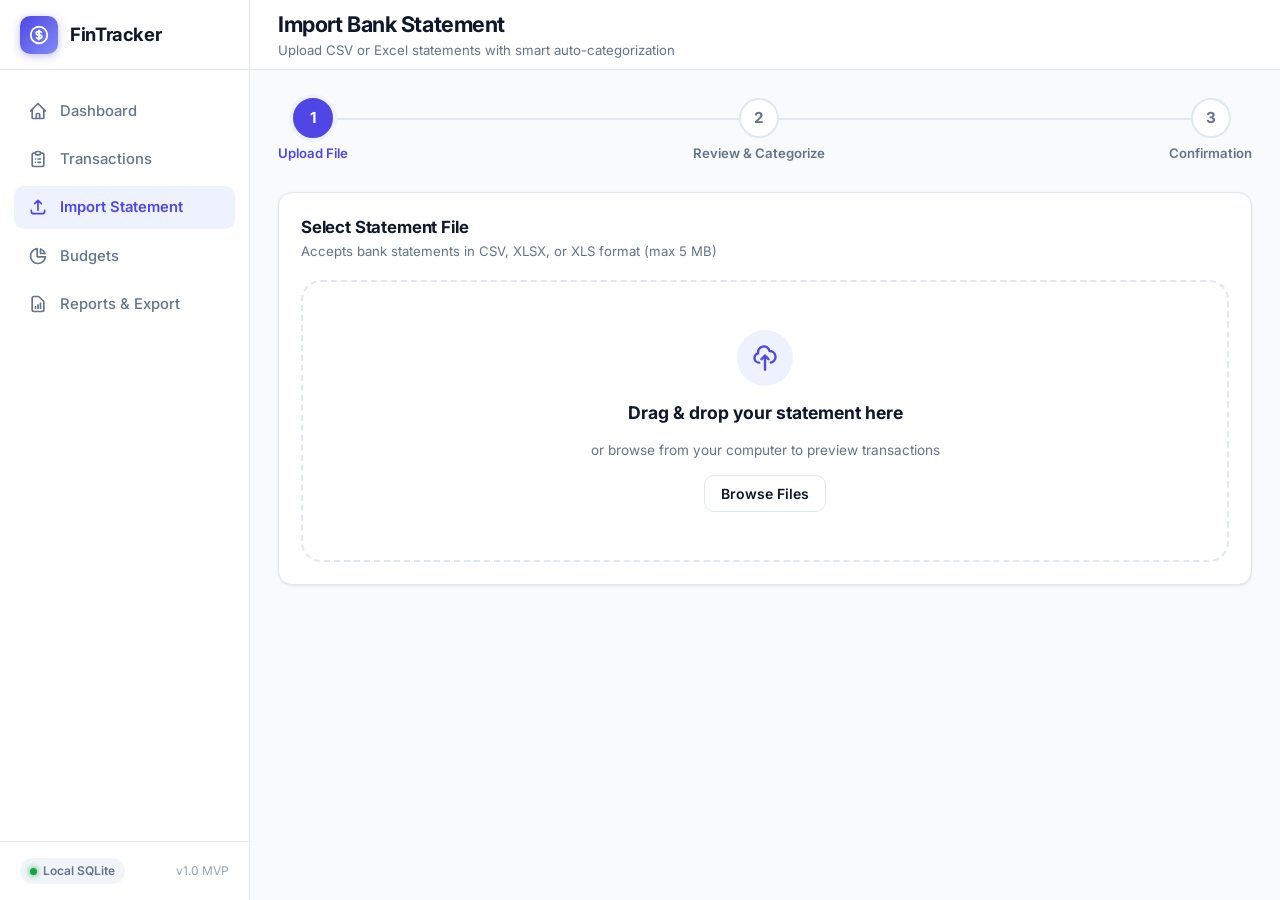
<file: frontend/upload.html>
<!DOCTYPE html>
<html lang="en">
<head>
  <meta charset="UTF-8">
  <meta name="viewport" content="width=device-width, initial-scale=1.0">
  <title>Import Statement - Personal Finance Tracker</title>
  <link rel="stylesheet" href="css/style.css">
</head>
<body>
  <div class="app-container">
    <!-- Sidebar -->
    <aside class="sidebar">
      <div class="sidebar-header">
        <a href="/" class="brand-logo">
          <div class="brand-icon">
            <svg fill="none" viewBox="0 0 24 24" stroke="currentColor">
              <path stroke-linecap="round" stroke-linejoin="round" stroke-width="2" d="M12 8c-1.657 0-3 .895-3 2s1.343 2 3 2 3 .895 3 2-1.343 2-3 2m0-8c1.11 0 2.08.402 2.599 1M12 8V7m0 1v8m0 0v1m0-1c-1.11 0-2.08-.402-2.599-1M21 12a9 9 0 11-18 0 9 9 0 0118 0z" />
            </svg>
          </div>
          <span>FinTracker</span>
        </a>
      </div>

      <nav class="sidebar-nav">
        <a href="/" class="nav-link">
          <svg fill="none" viewBox="0 0 24 24" stroke="currentColor">
            <path stroke-linecap="round" stroke-linejoin="round" stroke-width="2" d="M3 12l2-2m0 0l7-7 7 7M5 10v10a1 1 0 001 1h3m10-11l2 2m-2-2v10a1 1 0 01-1 1h-3m-6 0a1 1 0 001-1v-4a1 1 0 011-1h2a1 1 0 011 1v4a1 1 0 001 1m-6 0h6" />
          </svg>
          <span>Dashboard</span>
        </a>

        <a href="transactions.html" class="nav-link">
          <svg fill="none" viewBox="0 0 24 24" stroke="currentColor">
            <path stroke-linecap="round" stroke-linejoin="round" stroke-width="2" d="M9 5H7a2 2 0 00-2 2v12a2 2 0 002 2h10a2 2 0 002-2V7a2 2 0 00-2-2h-2M9 5a2 2 0 002 2h2a2 2 0 002-2M9 5a2 2 0 012-2h2a2 2 0 012 2m-3 7h3m-3 4h3m-6-4h.01M9 16h.01" />
          </svg>
          <span>Transactions</span>
        </a>

        <a href="upload.html" class="nav-link active">
          <svg fill="none" viewBox="0 0 24 24" stroke="currentColor">
            <path stroke-linecap="round" stroke-linejoin="round" stroke-width="2" d="M4 16v1a3 3 0 003 3h10a3 3 0 003-3v-1m-4-8l-4-4m0 0L8 8m4-4v12" />
          </svg>
          <span>Import Statement</span>
        </a>

        <a href="budgets.html" class="nav-link">
          <svg fill="none" viewBox="0 0 24 24" stroke="currentColor">
            <path stroke-linecap="round" stroke-linejoin="round" stroke-width="2" d="M11 3.055A9.001 9.001 0 1020.945 13H11V3.055z" />
            <path stroke-linecap="round" stroke-linejoin="round" stroke-width="2" d="M20.488 9H15V3.512A9.025 9.025 0 0120.488 9z" />
          </svg>
          <span>Budgets</span>
        </a>

        <a href="reports.html" class="nav-link">
          <svg fill="none" viewBox="0 0 24 24" stroke="currentColor">
            <path stroke-linecap="round" stroke-linejoin="round" stroke-width="2" d="M9 17v-2m3 2v-4m3 4v-6m2 10H7a2 2 0 01-2-2V5a2 2 0 012-2h5.586a1 1 0 01.707.293l5.414 5.414a1 1 0 01.293.707V19a2 2 0 01-2 2z" />
          </svg>
          <span>Reports & Export</span>
        </a>
      </nav>

      <div class="sidebar-footer">
        <div class="system-badge">
          <span class="status-dot"></span>
          <span>Local SQLite</span>
        </div>
        <span style="font-size: 0.75rem;">v1.0 MVP</span>
      </div>
    </aside>

    <!-- Main Workspace -->
    <div class="main-wrapper">
      <header class="topbar">
        <div class="topbar-left">
          <button id="mobileMenuBtn" class="mobile-menu-btn" aria-label="Toggle Navigation">
            <svg width="20" height="20" fill="none" viewBox="0 0 24 24" stroke="currentColor">
              <path stroke-linecap="round" stroke-linejoin="round" stroke-width="2" d="M4 6h16M4 12h16M4 18h16" />
            </svg>
          </button>
          <div class="page-title-group">
            <h1>Import Bank Statement</h1>
            <p>Upload CSV or Excel statements with smart auto-categorization</p>
          </div>
        </div>
      </header>

      <main class="content-container" style="max-width: 1100px;">
        <!-- Stepper Navigation -->
        <div class="stepper">
          <div id="stepIndicator1" class="step-item active">
            <div class="step-circle">1</div>
            <span class="step-title">Upload File</span>
          </div>

          <div id="stepIndicator2" class="step-item">
            <div class="step-circle">2</div>
            <span class="step-title">Review & Categorize</span>
          </div>

          <div id="stepIndicator3" class="step-item">
            <div class="step-circle">3</div>
            <span class="step-title">Confirmation</span>
          </div>
        </div>

        <!-- Step 1: Upload Section -->
        <section id="step1Section" class="card">
          <div class="card-header">
            <div>
              <h2 class="card-title">Select Statement File</h2>
              <p class="card-subtitle">Accepts bank statements in CSV, XLSX, or XLS format (max 5 MB)</p>
            </div>
          </div>

          <div id="dropzone" class="dropzone">
            <div class="dropzone-icon">
              <svg fill="none" viewBox="0 0 24 24" stroke="currentColor">
                <path stroke-linecap="round" stroke-linejoin="round" stroke-width="2" d="M7 16a4 4 0 01-.88-7.903A5 5 0 1115.9 6L16 6a5 5 0 011 9.9M15 13l-3-3m0 0l-3 3m3-3v12" />
              </svg>
            </div>
            <h3 class="dropzone-title">Drag & drop your statement here</h3>
            <p class="dropzone-desc">or browse from your computer to preview transactions</p>
            <input type="file" id="fileInput" accept=".csv, .xlsx, .xls" style="display: none;">
            <button type="button" id="browseBtn" class="btn btn-secondary">Browse Files</button>
          </div>

          <div id="fileUploadStatus" style="display: none; margin-top: 20px; align-items: center; justify-content: space-between; padding: 14px 18px; background: var(--surface-alt); border-radius: var(--radius-md);">
            <div style="display: flex; align-items: center; gap: 12px;">
              <svg width="24" height="24" fill="none" viewBox="0 0 24 24" stroke="currentColor" style="color: var(--primary);">
                <path stroke-linecap="round" stroke-linejoin="round" stroke-width="2" d="M9 12h6m-6 4h6m2 5H7a2 2 0 01-2-2V5a2 2 0 012-2h5.586a1 1 0 01.707.293l5.414 5.414a1 1 0 01.293.707V19a2 2 0 01-2 2z" />
              </svg>
              <div>
                <p id="selectedFileName" style="font-weight: 600; font-size: 0.9rem;"></p>
                <p id="selectedFileSize" style="font-size: 0.775rem; color: var(--text-muted);"></p>
              </div>
            </div>
            <button id="uploadProcessBtn" class="btn btn-primary">
              <span>Parse Statement</span>
            </button>
          </div>
        </section>

        <!-- Step 2: Preview & Review Section -->
        <section id="step2Section" style="display: none;">
          <!-- Summary Banner -->
          <div class="card" style="margin-bottom: 20px; padding: 18px 24px;">
            <div style="display: flex; flex-wrap: wrap; justify-content: space-between; align-items: center; gap: 16px;">
              <div>
                <h3 style="font-size: 1.15rem; font-weight: 700;">Statement Preview</h3>
                <p style="font-size: 0.85rem; color: var(--text-muted);">
                  Review auto-detected categories. Uncheck duplicate or unwanted rows before importing.
                </p>
              </div>

              <div style="display: flex; gap: 12px; align-items: center;">
                <span class="badge" style="background: var(--surface-alt); color: var(--text); padding: 6px 12px; font-size: 0.825rem;">
                  Total: <strong id="previewTotalCount" style="margin-left: 4px;">0</strong>
                </span>
                <span class="badge badge-income" style="padding: 6px 12px; font-size: 0.825rem;">
                  New: <strong id="previewNewCount" style="margin-left: 4px;">0</strong>
                </span>
                <span class="badge badge-warning" style="padding: 6px 12px; font-size: 0.825rem;">
                  Duplicates: <strong id="previewDupCount" style="margin-left: 4px;">0</strong>
                </span>
              </div>
            </div>
          </div>

          <!-- Preview Table Card -->
          <div class="card" style="padding: 0; overflow: hidden; margin-bottom: 20px;">
            <div class="table-responsive" style="max-height: 520px; border: none;">
              <table class="data-table">
                <thead style="position: sticky; top: 0; z-index: 10;">
                  <tr>
                    <th style="width: 50px; text-align: center;">
                      <input type="checkbox" id="selectAllCheckbox" checked title="Select/Deselect All">
                    </th>
                    <th style="width: 110px;">Date</th>
                    <th>Description</th>
                    <th style="width: 100px;">Type</th>
                    <th style="width: 130px; text-align: right;">Amount</th>
                    <th style="width: 180px;">Category</th>
                    <th style="width: 100px; text-align: center;">Status</th>
                  </tr>
                </thead>
                <tbody id="previewTableBody">
                  <!-- Dynamic parsed rows -->
                </tbody>
              </table>
            </div>
          </div>

          <!-- Action Footer -->
          <div style="display: flex; justify-content: space-between; align-items: center;">
            <button id="cancelPreviewBtn" class="btn btn-secondary">
              &larr; Upload Different File
            </button>
            <button id="confirmImportBtn" class="btn btn-primary" style="padding: 10px 24px; font-size: 0.95rem;">
              <span>Confirm & Import</span>
            </button>
          </div>
        </section>

        <!-- Step 3: Success Section -->
        <section id="step3Section" class="card" style="display: none; text-align: center; padding: 48px 24px;">
          <div style="width: 64px; height: 64px; border-radius: 50%; background: var(--income-light); color: var(--income); display: inline-flex; align-items: center; justify-content: center; margin-bottom: 16px;">
            <svg width="36" height="36" fill="none" viewBox="0 0 24 24" stroke="currentColor">
              <path stroke-linecap="round" stroke-linejoin="round" stroke-width="2.5" d="M5 13l4 4L19 7" />
            </svg>
          </div>
          <h2 style="font-size: 1.4rem; font-weight: 700; color: var(--text);">Import Completed!</h2>
          <p id="successSummaryMessage" style="color: var(--text-muted); font-size: 0.95rem; margin-top: 8px; max-width: 480px; margin-left: auto; margin-right: auto;">
            Transactions have been successfully recorded in your database.
          </p>

          <div style="display: flex; justify-content: center; gap: 14px; margin-top: 28px;">
            <a href="transactions.html" class="btn btn-primary">View Transactions</a>
            <button id="importAnotherBtn" class="btn btn-secondary">Import Another File</button>
          </div>
        </section>
      </main>
    </div>
  </div>

  <script type="module" src="js/upload.js"></script>
</body>
</html>
</file>
<file: frontend/css/style.css>
/* ==========================================================================
   PERSONAL FINANCE TRACKER - MODERN DESIGN SYSTEM
   ========================================================================== */

@import url('https://fonts.googleapis.com/css2?family=Inter:wght@300;400;500;600;700;800&display=swap');

:root {
  /* Brand & Status Colors */
  --primary: #4F46E5;
  --primary-hover: #4338CA;
  --primary-light: #EEF2FF;
  --primary-border: #C7D2FE;
  
  --income: #16A34A;
  --income-light: #DCFCE7;
  --income-border: #86EFAC;
  
  --expense: #DC2626;
  --expense-light: #FEE2E2;
  --expense-border: #FCA5A5;
  
  --warning: #F59E0B;
  --warning-light: #FEF3C7;
  --warning-border: #FCD34D;
  
  --info: #0284C7;
  --info-light: #E0F2FE;

  /* Neutrals & Surfaces */
  --bg: #F8FAFC;
  --surface: #FFFFFF;
  --surface-alt: #F1F5F9;
  
  --text: #0F172A;
  --text-muted: #64748B;
  --text-light: #94A3B8;
  
  --border: #E2E8F0;
  --border-light: #F1F5F9;
  --border-focus: #818CF8;

  /* Typography & Sizing */
  --font-family: 'Inter', -apple-system, BlinkMacSystemFont, 'Segoe UI', Roboto, sans-serif;
  
  --radius-sm: 6px;
  --radius-md: 10px;
  --radius-lg: 14px;
  --radius-xl: 20px;
  --radius-full: 9999px;

  /* Shadows */
  --shadow-xs: 0 1px 2px 0 rgba(0, 0, 0, 0.05);
  --shadow-sm: 0 1px 3px 0 rgba(0, 0, 0, 0.08), 0 1px 2px -1px rgba(0, 0, 0, 0.06);
  --shadow-md: 0 4px 6px -1px rgba(0, 0, 0, 0.08), 0 2px 4px -2px rgba(0, 0, 0, 0.05);
  --shadow-lg: 0 10px 15px -3px rgba(0, 0, 0, 0.08), 0 4px 6px -4px rgba(0, 0, 0, 0.03);
  --shadow-xl: 0 20px 25px -5px rgba(0, 0, 0, 0.09), 0 8px 10px -6px rgba(0, 0, 0, 0.03);

  /* Layout dimensions */
  --sidebar-width: 250px;
  --topbar-height: 70px;
}

/* Base Reset & Box Sizing */
*, *::before, *::after {
  box-sizing: border-box;
  margin: 0;
  padding: 0;
}

html {
  font-size: 16px;
  -webkit-font-smoothing: antialiased;
  -moz-osx-font-smoothing: grayscale;
}

body {
  font-family: var(--font-family);
  background-color: var(--bg);
  color: var(--text);
  line-height: 1.5;
  min-height: 100vh;
  display: flex;
  overflow-x: hidden;
}

/* Number formatting for finance figures */
.currency, .amount, .tabular-nums {
  font-variant-numeric: tabular-nums;
  letter-spacing: -0.01em;
}

/* Links & Buttons */
a {
  color: inherit;
  text-decoration: none;
}

button {
  font-family: inherit;
  cursor: pointer;
  border: none;
  background: none;
}

/* ==========================================================================
   APP SHELL LAYOUT (Sidebar, Header, Main)
   ========================================================================== */

.app-container {
  display: flex;
  width: 100%;
  min-height: 100vh;
}

/* Sidebar */
.sidebar {
  width: var(--sidebar-width);
  background-color: var(--surface);
  border-right: 1px solid var(--border);
  display: flex;
  flex-direction: column;
  position: fixed;
  top: 0;
  bottom: 0;
  left: 0;
  z-index: 100;
  transition: transform 0.25s ease-in-out;
}

.sidebar-header {
  height: var(--topbar-height);
  display: flex;
  align-items: center;
  padding: 0 20px;
  border-bottom: 1px solid var(--border);
}

.brand-logo {
  display: flex;
  align-items: center;
  gap: 12px;
  font-size: 1.15rem;
  font-weight: 700;
  color: var(--text);
  letter-spacing: -0.02em;
}

.brand-icon {
  width: 38px;
  height: 38px;
  border-radius: var(--radius-md);
  background: linear-gradient(135deg, var(--primary), #818CF8);
  display: flex;
  align-items: center;
  justify-content: center;
  color: #FFFFFF;
  box-shadow: 0 2px 8px rgba(79, 70, 229, 0.35);
}

.brand-icon svg {
  width: 22px;
  height: 22px;
}

.sidebar-nav {
  padding: 20px 14px;
  display: flex;
  flex-direction: column;
  gap: 6px;
  flex: 1;
}

.nav-link {
  display: flex;
  align-items: center;
  gap: 12px;
  padding: 10px 14px;
  border-radius: var(--radius-md);
  font-size: 0.925rem;
  font-weight: 500;
  color: var(--text-muted);
  transition: all 0.15s ease;
}

.nav-link svg {
  width: 20px;
  height: 20px;
  stroke-width: 2;
  transition: transform 0.15s ease;
}

.nav-link:hover {
  background-color: var(--surface-alt);
  color: var(--primary);
}

.nav-link:hover svg {
  transform: scale(1.05);
}

.nav-link.active {
  background-color: var(--primary-light);
  color: var(--primary);
  font-weight: 600;
}

.sidebar-footer {
  padding: 16px 20px;
  border-top: 1px solid var(--border);
  font-size: 0.8rem;
  color: var(--text-light);
  display: flex;
  align-items: center;
  justify-content: space-between;
}

.system-badge {
  display: inline-flex;
  align-items: center;
  gap: 6px;
  background: var(--surface-alt);
  padding: 4px 10px;
  border-radius: var(--radius-full);
  font-size: 0.75rem;
  font-weight: 600;
  color: var(--text-muted);
}

.status-dot {
  width: 7px;
  height: 7px;
  border-radius: 50%;
  background-color: var(--income);
  box-shadow: 0 0 6px var(--income);
}

/* Main Content Wrapper */
.main-wrapper {
  flex: 1;
  margin-left: var(--sidebar-width);
  display: flex;
  flex-direction: column;
  min-height: 100vh;
}

/* Top Navigation Bar */
.topbar {
  height: var(--topbar-height);
  background-color: var(--surface);
  border-bottom: 1px solid var(--border);
  display: flex;
  align-items: center;
  justify-content: space-between;
  padding: 0 28px;
  position: sticky;
  top: 0;
  z-index: 90;
}

.topbar-left {
  display: flex;
  align-items: center;
  gap: 16px;
}

.mobile-menu-btn {
  display: none;
  padding: 8px;
  border-radius: var(--radius-sm);
  color: var(--text);
  border: 1px solid var(--border);
}

.page-title-group h1 {
  font-size: 1.35rem;
  font-weight: 700;
  color: var(--text);
  letter-spacing: -0.02em;
}

.page-title-group p {
  font-size: 0.825rem;
  color: var(--text-muted);
}

.topbar-right {
  display: flex;
  align-items: center;
  gap: 12px;
}

.month-picker-wrapper {
  display: flex;
  align-items: center;
  background: var(--surface-alt);
  border: 1px solid var(--border);
  border-radius: var(--radius-md);
  padding: 2px 10px;
  gap: 8px;
}

.month-picker-wrapper svg {
  width: 16px;
  height: 16px;
  color: var(--text-muted);
}

.month-select {
  border: none;
  background: transparent;
  font-family: inherit;
  font-size: 0.875rem;
  font-weight: 600;
  color: var(--text);
  padding: 6px 4px;
  outline: none;
  cursor: pointer;
}

/* Main Content Container */
.content-container {
  padding: 28px;
  max-width: 1300px;
  width: 100%;
  margin: 0 auto;
  flex: 1;
}

/* ==========================================================================
   BUTTONS & CONTROLS
   ========================================================================== */

.btn {
  display: inline-flex;
  align-items: center;
  justify-content: center;
  gap: 8px;
  padding: 9px 16px;
  border-radius: var(--radius-md);
  font-size: 0.875rem;
  font-weight: 600;
  transition: all 0.15s ease;
  white-space: nowrap;
}

.btn svg {
  width: 18px;
  height: 18px;
}

.btn-primary {
  background-color: var(--primary);
  color: #FFFFFF;
  box-shadow: 0 1px 2px rgba(79, 70, 229, 0.2);
}

.btn-primary:hover {
  background-color: var(--primary-hover);
  box-shadow: 0 4px 10px rgba(79, 70, 229, 0.25);
}

.btn-secondary {
  background-color: var(--surface);
  border: 1px solid var(--border);
  color: var(--text);
}

.btn-secondary:hover {
  background-color: var(--surface-alt);
  border-color: #CBD5E1;
}

.btn-danger {
  background-color: var(--expense-light);
  color: var(--expense);
  border: 1px solid var(--expense-border);
}

.btn-danger:hover {
  background-color: var(--expense);
  color: #FFFFFF;
}

.btn-success {
  background-color: var(--income);
  color: #FFFFFF;
}

.btn-success:hover {
  background-color: #15803D;
}

.btn-sm {
  padding: 6px 10px;
  font-size: 0.8rem;
  border-radius: var(--radius-sm);
}

.btn-sm svg {
  width: 15px;
  height: 15px;
}

.btn:disabled {
  opacity: 0.6;
  cursor: not-allowed;
  pointer-events: none;
}

/* ==========================================================================
   CARDS & STATS
   ========================================================================== */

.card {
  background-color: var(--surface);
  border-radius: var(--radius-lg);
  border: 1px solid var(--border);
  box-shadow: var(--shadow-sm);
  padding: 22px;
  position: relative;
  transition: box-shadow 0.2s ease, border-color 0.2s ease;
}

.card:hover {
  border-color: #CBD5E1;
}

.card-header {
  display: flex;
  align-items: center;
  justify-content: space-between;
  margin-bottom: 18px;
}

.card-title {
  font-size: 1.05rem;
  font-weight: 700;
  color: var(--text);
  letter-spacing: -0.01em;
}

.card-subtitle {
  font-size: 0.825rem;
  color: var(--text-muted);
  margin-top: 2px;
}

/* Stat Cards Grid */
.stats-grid {
  display: grid;
  grid-template-columns: repeat(auto-fit, minmax(230px, 1fr));
  gap: 20px;
  margin-bottom: 24px;
}

.stat-card {
  display: flex;
  align-items: flex-start;
  justify-content: space-between;
  background-color: var(--surface);
  border-radius: var(--radius-lg);
  border: 1px solid var(--border);
  padding: 20px;
  box-shadow: var(--shadow-sm);
  transition: transform 0.15s ease, box-shadow 0.15s ease;
}

.stat-card:hover {
  transform: translateY(-2px);
  box-shadow: var(--shadow-md);
}

.stat-info {
  display: flex;
  flex-direction: column;
  gap: 4px;
}

.stat-label {
  font-size: 0.825rem;
  font-weight: 600;
  color: var(--text-muted);
  text-transform: uppercase;
  letter-spacing: 0.05em;
}

.stat-value {
  font-size: 1.65rem;
  font-weight: 800;
  color: var(--text);
  line-height: 1.2;
}

.stat-value.income { color: var(--income); }
.stat-value.expense { color: var(--expense); }
.stat-value.savings { color: var(--primary); }

.stat-subtext {
  font-size: 0.785rem;
  color: var(--text-muted);
  display: flex;
  align-items: center;
  gap: 4px;
  margin-top: 4px;
}

.stat-icon {
  width: 44px;
  height: 44px;
  border-radius: var(--radius-md);
  display: flex;
  align-items: center;
  justify-content: center;
  flex-shrink: 0;
}

.stat-icon.income-icon { background: var(--income-light); color: var(--income); }
.stat-icon.expense-icon { background: var(--expense-light); color: var(--expense); }
.stat-icon.savings-icon { background: var(--primary-light); color: var(--primary); }
.stat-icon.rate-icon { background: var(--warning-light); color: var(--warning); }

.stat-icon svg {
  width: 24px;
  height: 24px;
}

/* ==========================================================================
   CHARTS & VISUALIZATIONS
   ========================================================================== */

.charts-grid {
  display: grid;
  grid-template-columns: 1fr 1fr;
  gap: 24px;
  margin-bottom: 24px;
}

.chart-wrapper {
  position: relative;
  height: 300px;
  width: 100%;
}

/* ==========================================================================
   PROGRESS BARS & BADGES
   ========================================================================== */

.progress-container {
  width: 100%;
  background-color: var(--surface-alt);
  border-radius: var(--radius-full);
  height: 9px;
  overflow: hidden;
  position: relative;
}

.progress-bar {
  height: 100%;
  border-radius: var(--radius-full);
  transition: width 0.4s ease;
}

.progress-bar.under { background-color: var(--income); }
.progress-bar.warning { background-color: var(--warning); }
.progress-bar.over { background-color: var(--expense); }

.badge {
  display: inline-flex;
  align-items: center;
  gap: 5px;
  padding: 3px 9px;
  border-radius: var(--radius-full);
  font-size: 0.75rem;
  font-weight: 600;
  text-transform: capitalize;
}

.badge-income {
  background-color: var(--income-light);
  color: var(--income);
  border: 1px solid var(--income-border);
}

.badge-expense {
  background-color: var(--expense-light);
  color: var(--expense);
  border: 1px solid var(--expense-border);
}

.badge-category {
  background-color: var(--surface-alt);
  color: var(--text);
  border: 1px solid var(--border);
  font-size: 0.8rem;
}

.cat-dot {
  width: 8px;
  height: 8px;
  border-radius: 50%;
  display: inline-block;
}

.badge-warning {
  background-color: var(--warning-light);
  color: var(--warning);
  border: 1px solid var(--warning-border);
}

/* ==========================================================================
   TABLES
   ========================================================================== */

.table-responsive {
  width: 100%;
  overflow-x: auto;
  border-radius: var(--radius-md);
  border: 1px solid var(--border);
  background: var(--surface);
}

.data-table {
  width: 100%;
  border-collapse: collapse;
  text-align: left;
  font-size: 0.875rem;
}

.data-table th {
  background-color: var(--surface-alt);
  color: var(--text-muted);
  font-weight: 600;
  padding: 12px 16px;
  border-bottom: 1px solid var(--border);
  white-space: nowrap;
}

.data-table td {
  padding: 14px 16px;
  border-bottom: 1px solid var(--border-light);
  color: var(--text);
  vertical-align: middle;
}

.data-table tbody tr {
  transition: background-color 0.15s ease;
}

.data-table tbody tr:hover {
  background-color: #F8FAFC;
}

.data-table tr.highlight-duplicate {
  background-color: #FEF3C7 !important;
}

.action-buttons {
  display: flex;
  align-items: center;
  gap: 8px;
}

.action-icon-btn {
  padding: 6px;
  border-radius: var(--radius-sm);
  color: var(--text-muted);
  transition: all 0.15s ease;
}

.action-icon-btn:hover {
  background-color: var(--surface-alt);
  color: var(--text);
}

.action-icon-btn.delete:hover {
  background-color: var(--expense-light);
  color: var(--expense);
}

/* ==========================================================================
   FORMS & INPUTS
   ========================================================================== */

.form-group {
  display: flex;
  flex-direction: column;
  gap: 6px;
  margin-bottom: 16px;
}

.form-row {
  display: grid;
  grid-template-columns: 1fr 1fr;
  gap: 16px;
}

.form-label {
  font-size: 0.825rem;
  font-weight: 600;
  color: var(--text);
}

.form-input, .form-select, .form-textarea {
  width: 100%;
  padding: 9px 12px;
  border: 1px solid var(--border);
  border-radius: var(--radius-md);
  font-family: inherit;
  font-size: 0.875rem;
  color: var(--text);
  background-color: var(--surface);
  outline: none;
  transition: border-color 0.15s ease, box-shadow 0.15s ease;
}

.form-input:focus, .form-select:focus, .form-textarea:focus {
  border-color: var(--border-focus);
  box-shadow: 0 0 0 3px rgba(79, 70, 229, 0.12);
}

.form-error {
  font-size: 0.775rem;
  color: var(--expense);
  margin-top: 2px;
}

/* Filter Bar */
.filter-toolbar {
  display: flex;
  flex-wrap: wrap;
  align-items: center;
  justify-content: space-between;
  gap: 14px;
  background-color: var(--surface);
  border: 1px solid var(--border);
  border-radius: var(--radius-lg);
  padding: 16px 20px;
  margin-bottom: 20px;
}

.filter-group {
  display: flex;
  flex-wrap: wrap;
  align-items: center;
  gap: 10px;
}

.search-input-wrapper {
  position: relative;
  min-width: 220px;
}

.search-input-wrapper svg {
  position: absolute;
  left: 12px;
  top: 50%;
  transform: translateY(-50%);
  width: 16px;
  height: 16px;
  color: var(--text-light);
}

.search-input-wrapper input {
  padding-left: 36px;
}

/* ==========================================================================
   MODAL DIALOG
   ========================================================================== */

.modal-backdrop {
  position: fixed;
  top: 0;
  left: 0;
  right: 0;
  bottom: 0;
  background-color: rgba(15, 23, 42, 0.5);
  backdrop-filter: blur(4px);
  display: flex;
  align-items: center;
  justify-content: center;
  z-index: 200;
  opacity: 0;
  pointer-events: none;
  transition: opacity 0.2s ease;
}

.modal-backdrop.active {
  opacity: 1;
  pointer-events: auto;
}

.modal-dialog {
  background-color: var(--surface);
  border-radius: var(--radius-xl);
  width: 100%;
  max-width: 500px;
  box-shadow: var(--shadow-xl);
  border: 1px solid var(--border);
  overflow: hidden;
  transform: translateY(15px) scale(0.98);
  transition: transform 0.2s ease;
}

.modal-backdrop.active .modal-dialog {
  transform: translateY(0) scale(1);
}

.modal-header {
  padding: 18px 24px;
  border-bottom: 1px solid var(--border);
  display: flex;
  align-items: center;
  justify-content: space-between;
}

.modal-title {
  font-size: 1.15rem;
  font-weight: 700;
  color: var(--text);
}

.modal-close-btn {
  color: var(--text-muted);
  padding: 4px;
  border-radius: var(--radius-sm);
  transition: color 0.15s ease;
}

.modal-close-btn:hover {
  color: var(--text);
}

.modal-body {
  padding: 24px;
  max-height: 75vh;
  overflow-y: auto;
}

.modal-footer {
  padding: 16px 24px;
  border-top: 1px solid var(--border);
  display: flex;
  align-items: center;
  justify-content: flex-end;
  gap: 12px;
  background-color: var(--surface-alt);
}

/* ==========================================================================
   STEPPER & FILE UPLOAD (upload.html)
   ========================================================================== */

.stepper {
  display: flex;
  align-items: center;
  justify-content: space-between;
  margin-bottom: 28px;
  position: relative;
}

.stepper::before {
  content: '';
  position: absolute;
  top: 20px;
  left: 40px;
  right: 40px;
  height: 2px;
  background-color: var(--border);
  z-index: 1;
}

.step-item {
  display: flex;
  flex-direction: column;
  align-items: center;
  position: relative;
  z-index: 2;
  gap: 6px;
}

.step-circle {
  width: 40px;
  height: 40px;
  border-radius: 50%;
  background-color: var(--surface);
  border: 2px solid var(--border);
  display: flex;
  align-items: center;
  justify-content: center;
  font-weight: 700;
  font-size: 0.95rem;
  color: var(--text-muted);
  transition: all 0.2s ease;
}

.step-item.active .step-circle {
  background-color: var(--primary);
  border-color: var(--primary);
  color: #FFFFFF;
  box-shadow: 0 0 0 4px var(--primary-light);
}

.step-item.completed .step-circle {
  background-color: var(--income);
  border-color: var(--income);
  color: #FFFFFF;
}

.step-title {
  font-size: 0.825rem;
  font-weight: 600;
  color: var(--text-muted);
}

.step-item.active .step-title {
  color: var(--primary);
}

/* Dropzone */
.dropzone {
  border: 2px dashed var(--border);
  border-radius: var(--radius-xl);
  padding: 48px 24px;
  text-align: center;
  background-color: var(--surface);
  cursor: pointer;
  transition: all 0.2s ease;
  display: flex;
  flex-direction: column;
  align-items: center;
  justify-content: center;
  gap: 14px;
}

.dropzone:hover, .dropzone.dragover {
  border-color: var(--primary);
  background-color: var(--primary-light);
}

.dropzone-icon {
  width: 56px;
  height: 56px;
  border-radius: 50%;
  background-color: var(--primary-light);
  color: var(--primary);
  display: flex;
  align-items: center;
  justify-content: center;
}

.dropzone-icon svg {
  width: 28px;
  height: 28px;
}

.dropzone-title {
  font-size: 1.1rem;
  font-weight: 700;
  color: var(--text);
}

.dropzone-desc {
  font-size: 0.85rem;
  color: var(--text-muted);
  max-width: 420px;
}

/* ==========================================================================
   TOAST NOTIFICATIONS
   ========================================================================== */

.toast-container {
  position: fixed;
  top: 24px;
  right: 24px;
  display: flex;
  flex-direction: column;
  gap: 10px;
  z-index: 999;
}

.toast {
  display: flex;
  align-items: center;
  gap: 12px;
  padding: 12px 18px;
  border-radius: var(--radius-md);
  background-color: var(--surface);
  color: var(--text);
  box-shadow: var(--shadow-lg);
  border-left: 4px solid var(--primary);
  min-width: 280px;
  max-width: 380px;
  font-size: 0.875rem;
  font-weight: 500;
  animation: slideIn 0.25s ease-out forwards;
}

.toast.success { border-left-color: var(--income); }
.toast.error { border-left-color: var(--expense); }
.toast.warning { border-left-color: var(--warning); }

@keyframes slideIn {
  from { transform: translateX(100%); opacity: 0; }
  to { transform: translateX(0); opacity: 1; }
}

@keyframes fadeOut {
  from { opacity: 1; }
  to { opacity: 0; transform: translateY(-10px); }
}

/* ==========================================================================
   EMPTY STATES & LOADERS
   ========================================================================== */

.empty-state {
  padding: 48px 24px;
  text-align: center;
  display: flex;
  flex-direction: column;
  align-items: center;
  justify-content: center;
  gap: 14px;
}

.empty-state-icon {
  width: 64px;
  height: 64px;
  border-radius: 50%;
  background-color: var(--surface-alt);
  color: var(--text-light);
  display: flex;
  align-items: center;
  justify-content: center;
}

.empty-state-icon svg {
  width: 32px;
  height: 32px;
}

.empty-state-title {
  font-size: 1.1rem;
  font-weight: 700;
  color: var(--text);
}

.empty-state-desc {
  font-size: 0.875rem;
  color: var(--text-muted);
  max-width: 360px;
}

.spinner {
  width: 22px;
  height: 22px;
  border: 3px solid var(--border);
  border-top-color: var(--primary);
  border-radius: 50%;
  animation: spin 0.8s linear infinite;
  display: inline-block;
}

@keyframes spin {
  to { transform: rotate(360deg); }
}

/* ==========================================================================
   PAGINATION CONTROLS
   ========================================================================== */

.pagination-wrapper {
  display: flex;
  align-items: center;
  justify-content: space-between;
  padding: 16px 20px;
  border-top: 1px solid var(--border);
  background-color: var(--surface);
}

.pagination-info {
  font-size: 0.825rem;
  color: var(--text-muted);
}

.pagination-controls {
  display: flex;
  align-items: center;
  gap: 6px;
}

.page-btn {
  padding: 6px 12px;
  border-radius: var(--radius-sm);
  border: 1px solid var(--border);
  background-color: var(--surface);
  font-size: 0.825rem;
  font-weight: 600;
  color: var(--text);
}

.page-btn.active {
  background-color: var(--primary);
  border-color: var(--primary);
  color: #FFFFFF;
}

.page-btn:hover:not(.active):not(:disabled) {
  background-color: var(--surface-alt);
}

/* ==========================================================================
   RESPONSIVENESS (Mobile & Tablet)
   ========================================================================== */

@media (max-width: 1024px) {
  .charts-grid {
    grid-template-columns: 1fr;
  }
}

@media (max-width: 768px) {
  .sidebar {
    transform: translateX(-100%);
  }
  
  .sidebar.mobile-open {
    transform: translateX(0);
  }

  .main-wrapper {
    margin-left: 0;
  }

  .mobile-menu-btn {
    display: flex;
  }

  .topbar {
    padding: 0 16px;
  }

  .content-container {
    padding: 16px;
  }

  .stats-grid {
    grid-template-columns: 1fr;
    gap: 12px;
  }

  .form-row {
    grid-template-columns: 1fr;
    gap: 12px;
  }

  .filter-toolbar {
    flex-direction: column;
    align-items: stretch;
  }

  .filter-group {
    width: 100%;
    flex-direction: column;
  }

  .search-input-wrapper {
    width: 100%;
  }

  .stepper::before {
    display: none;
  }
}
</file>
